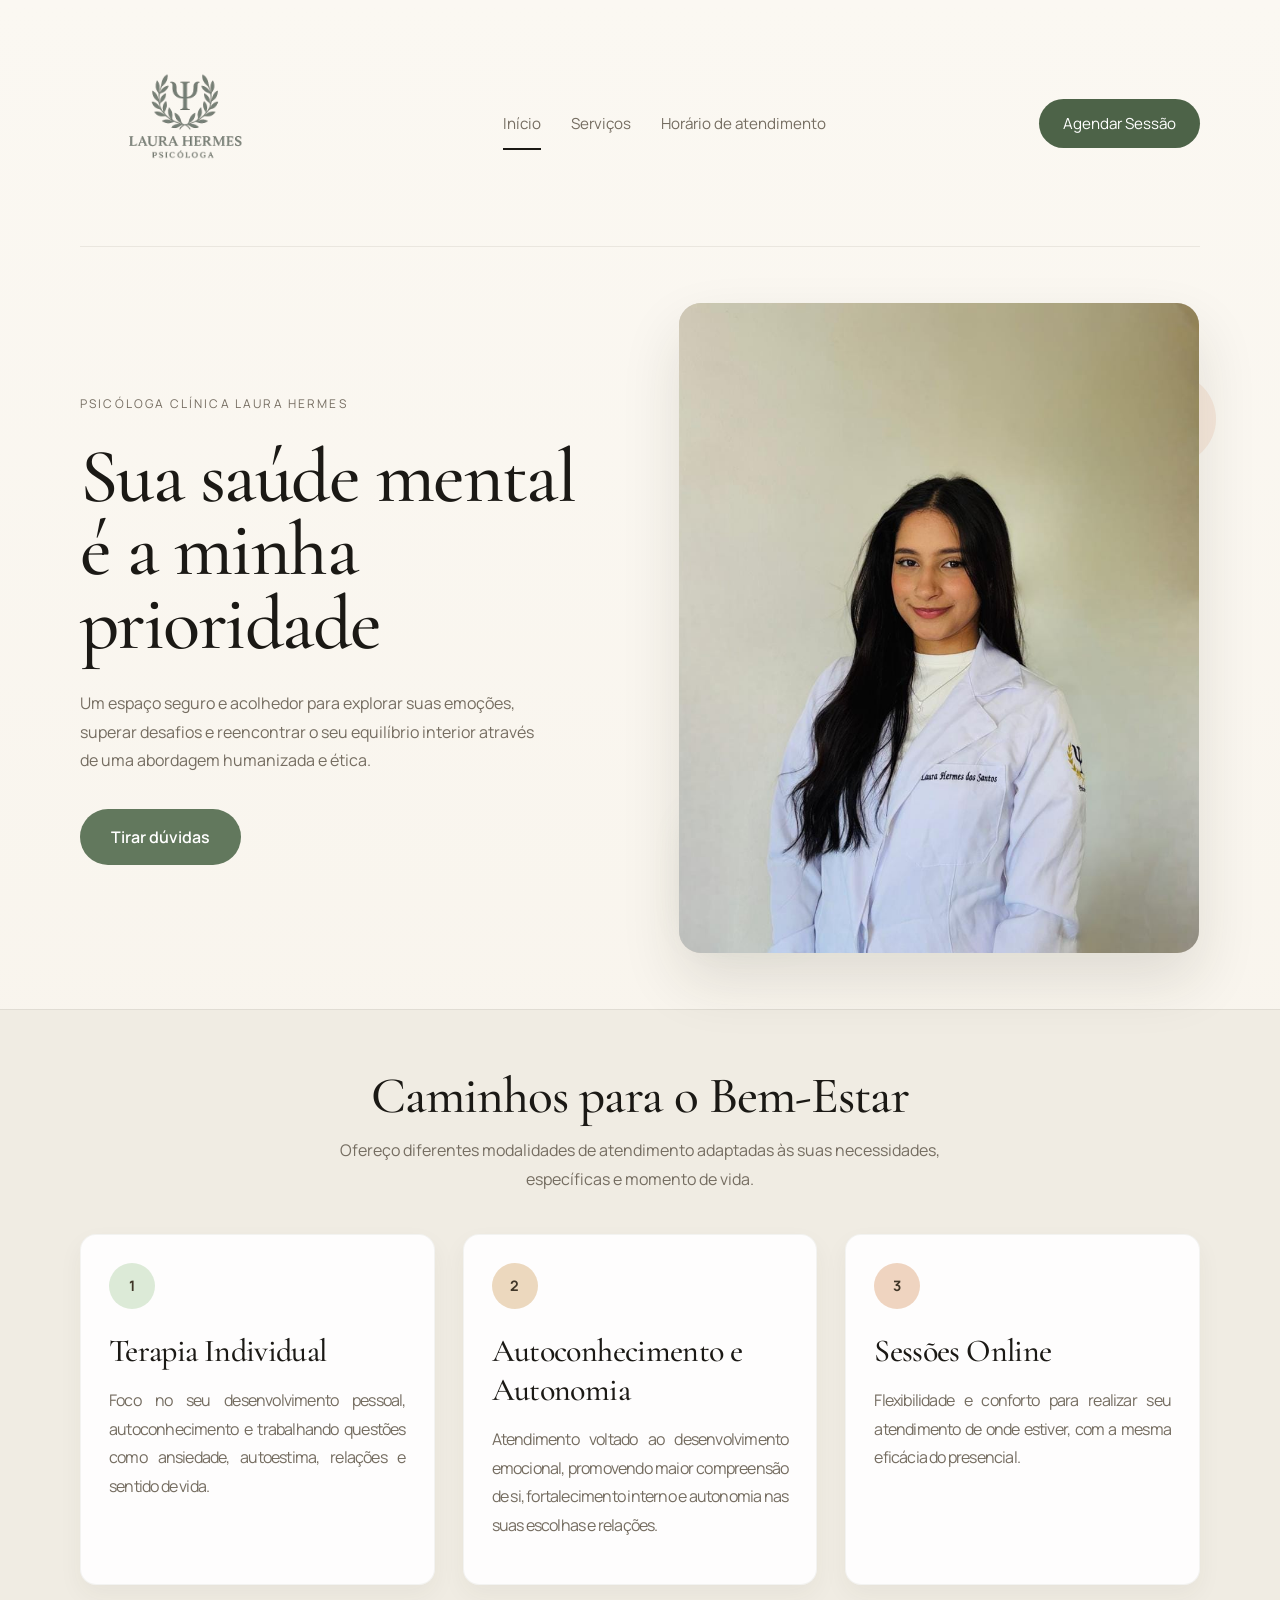
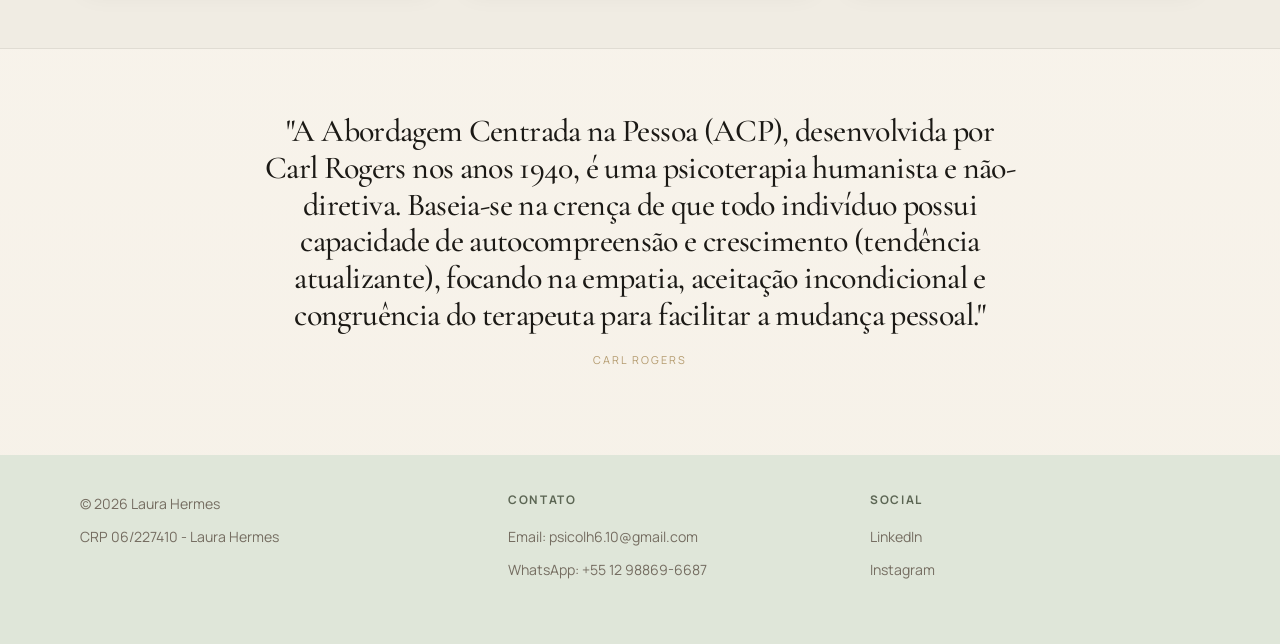
<file: index.html>
﻿<!DOCTYPE html>
<html lang="pt-BR">
<head>
    <meta charset="UTF-8">
    <meta name="viewport" content="width=device-width, initial-scale=1.0">
    <title>Laura Hermes | Psicóloga Clínica em São José dos Campos</title>
    <link rel="preconnect" href="https://fonts.googleapis.com">
    <link rel="preconnect" href="https://fonts.gstatic.com" crossorigin>
    <link href="https://fonts.googleapis.com/css2?family=Cormorant+Garamond:wght@400;500;600&family=Manrope:wght@400;500;600;700&display=swap" rel="stylesheet">
    <link rel="stylesheet" href="./style.css">
    <meta name="description" content="Atendimento psicológico especializado com a psicóloga Laura Hermes. Agende sua sessão e cuide da sua saúde mental.">
</head>
<body>
    <header class="topbar">
        <div class="brand"><img src="assets/changeQuality.png.avif" alt="Logo Laura Hermes Psicologia" width="140" height="140"></div>
        <nav class="nav">
            <a class="active" href="#inicio">Início</a>
            <!-- <a href="#sobre">Sobre</a> -->
            <a href="#servicos">Serviços</a>
            <a href="#" data-open-hours>Horário de atendimento</a>
        </nav>
        <a class="nav-cta" href="https://wa.me/5512988696687?text=Olá,%20quero%20agendar%20uma%20sessão!">Agendar Sessão</a>
    </header>
    <main>
        <section class="hero section" id="inicio">
            <div class="hero-copy">
                <span class="eyebrow">Psicóloga Clínica Laura Hermes</span>
                <h1>Sua saúde mental é a minha prioridade</h1>
                <p>Um espaço seguro e acolhedor para explorar suas emoções, superar desafios e reencontrar o seu equilíbrio interior através de uma abordagem humanizada e ética.</p>
                <div class="hero-actions">
                    <a class="btn btn-primary" href="https://wa.me/5512988696687?text=Olá,%20tenho%20algumas%20dúvidas,%20pode%20me%20ajudar?" target="_blank">Tirar dúvidas</a>
                </div>
            </div>
            <div class="hero-visual" id="sobre">
                <div class="shape shape-peach"></div>
                <div class="shape shape-green"></div>
                <div class="portrait-card">
                    <img src="assets/photo.perfil4.jpeg" alt="Psicológa Laura Hermes" width="362" height="421" fetchpriority="high">
                </div>
            </div>
        </section>
        <section class="services section section-muted" id="servicos">
            <div class="section-heading center">
                <h2>Caminhos para o Bem-Estar</h2>
                <p>Ofereço diferentes modalidades de atendimento adaptadas às suas necessidades, específicas e momento de vida.</p>
            </div>
            <div class="cards">
                <article class="service-card">
                    <div class="icon mint">1</div>
                    <h3>Terapia Individual</h3>
                    <p>Foco no seu desenvolvimento pessoal, autoconhecimento e trabalhando questões como ansiedade, autoestima, relações e sentido de vida.</p>
                </article>
                <article class="service-card">
                    <div class="icon sand">2</div>
                    <h3>Autoconhecimento e Autonomia</h3>
                    <p>Atendimento voltado ao desenvolvimento emocional, promovendo maior compreensão de si, fortalecimento interno e autonomia nas suas escolhas e relações.</p>
                </article>
                <article class="service-card">
                    <div class="icon peach">3</div>
                    <h3>Sessões Online</h3>
                    <p> Flexibilidade e conforto para realizar seu atendimento de onde estiver, com a mesma eficácia do presencial.</p>
                </article>
            </div>
        </section>
        <section class="quote section">
            <div class="quote-mark"></div>
            <blockquote>
                "A Abordagem Centrada na Pessoa (ACP), desenvolvida por Carl Rogers nos anos 1940, é uma psicoterapia humanista e não-diretiva. Baseia-se na crença de que todo indivíduo possui capacidade de autocompreensão e crescimento (tendência atualizante), focando na empatia, aceitação incondicional e congruência do terapeuta para facilitar a mudança pessoal."
            </blockquote>
            <cite>Carl Rogers</cite>
        </section>
        <!-- <section class="sanctuary section" id="agenda">
            <div class="section-heading split">
                <div>
                    <h2>Local de atendimento</h2>
                    <p>Um refúgio projetado para o seu acolhimento e paz interior.</p>
                </div>
                <span class="heading-line"></span>
            </div>
            <div class="gallery">
                <figure class="gallery-card">
                    <img src="https://images.unsplash.com/photo-1513694203232-719a280e022f?auto=format&fit=crop&w=700&q=80" alt="Poltrona e manta em ambiente de atendimento acolhedor" width="282" height="360">
                </figure>
                <figure class="gallery-card">
                    <img src="https://images.unsplash.com/photo-1505693416388-ac5ce068fe85?auto=format&fit=crop&w=900&q=80" alt="Sala bem iluminada com decoracao suave" width="282" height="360">
                </figure>
                <figure class="gallery-card">
                    <img src="https://images.unsplash.com/photo-1484154218962-a197022b5858?auto=format&fit=crop&w=700&q=80" alt="Espaco interno claro com tons neutros e plantas" width="282" height="423">
                </figure>
                <figure class="gallery-card">
                    <img src="https://images.unsplash.com/photo-1505693416388-ac5ce068fe85?auto=format&fit=crop&w=700&q=80" alt="Detalhes de mobiliario confortavel para atendimento" width="282" height="280">
                </figure>
                <figure class="gallery-card">
                    <img src="https://images.unsplash.com/photo-1494526585095-c41746248156?auto=format&fit=crop&w=700&q=80" alt="Sala organizada com iluminacao acolhedora" width="282" height="280">
                </figure>
                <figure class="gallery-card">
                    <img src="https://images.unsplash.com/photo-1505693416388-ac5ce068fe85?auto=format&fit=crop&w=700&q=80" alt="Ambiente calmo com foco em conforto e acolhimento" width="282" height="280">
                </figure>
            </div>
        </section> -->
    </main>
    <div class="hours-modal" data-hours-modal hidden>
        <div class="hours-modal__backdrop" data-close-hours></div>
        <div class="hours-modal__dialog" role="dialog" aria-modal="true" aria-labelledby="hours-modal-title">
            <button class="hours-modal__close" type="button" aria-label="Fechar mensagem" data-close-hours><img src="assets/close.png" alt="Fechar"></button>
            <p class="hours-modal__eyebrow">Horário de atendimento</p>
            <h3 class="hours-modal__title" id="hours-modal-title">Informação</h3>
            <p class="hours-modal__text">De segunda a sexta<br>- 09h00 às 18h00</p>
            <p class="hours-modal__text">Aos sábados<br>- 09h00 às 14h00</p>
        </div>
    </div>
    <footer class="footer">
        <div class="footer-intro">
            <p>&copy 2026 Laura Hermes</p>
            <p>CRP 06/227410 - Laura Hermes</p>
        </div>
        <div>
            <h4>Contato</h4>
            <a>Email: psicolh6.10@gmail.com</a>
            <a href="https://wa.me/5512988696687">WhatsApp: +55 12 98869-6687</a>
        </div>
        <div>
            <h4>Social</h4>
            <a href="https://www.linkedin.com/in/laura-hermes-9a8b151b1/">LinkedIn</a>
            <a href="https://www.instagram.com/psicolaurahermes/">Instagram</a>
        </div>
    </footer>
    <script src="./script.js"></script>
</body>
</html>
</file>
<file: style.css>
﻿:root {
    --bg: #f8f5ee;
    --bg-muted: #f0ece3;
    --surface: #fffdf9;
    --text: #1b1915;
    --muted: #756d61;
    --line: rgba(65, 57, 46, 0.09);
    --accent: #62785d;
    --accent-dark: #4d6348;
    --mint: #dcead7;
    --sand: #ecd8be;
    --peach: #efd4c0;
    --shadow: 0 28px 60px rgba(44, 38, 28, 0.12);
}

* {
    box-sizing: border-box;
}

html {
    scroll-behavior: smooth;
}

body {
    margin: 0;
    font-family: "Manrope", sans-serif;
    color: var(--text);
    background: linear-gradient(180deg, #fbf8f2 0%, #f6f1e8 100%);
}

img {
    display: block;
    width: 100%;
    height: 100%;
    object-fit: cover;
}

a {
    color: inherit;
    text-decoration: none;
}

.topbar,
.section {
    width: min(1120px, calc(100% - 48px));
    margin: 0 auto;
}

.topbar {
    display: flex;
    align-items: center;
    justify-content: space-between;
    gap: 24px;
    padding: 18px 0;
    border-bottom: 1px solid var(--line);
}

.brand {
    font-family: "Cormorant Garamond", serif;
    font-size: 1.9rem;
    font-style: italic;
}

.topbar .brand {
    display: flex;
    align-items: center;
    flex: 0 0 auto;
}

.topbar .brand img {
    width: clamp(140px, 18vw, 210px);
    height: auto;
    object-fit: contain;
}

.nav {
    display: flex;
    align-items: center;
    gap: 30px;
    color: var(--muted);
    font-size: 0.95rem;
}

.nav a {
    position: relative;
    padding: 6px 0;
}

.nav a::after {
    content: "";
    position: absolute;
    left: 0;
    right: 0;
    bottom: -10px;
    height: 2px;
    background: var(--text);
    opacity: 0;
    transform: scaleX(0.35);
    transform-origin: center;
    transition: opacity 0.2s ease, transform 0.2s ease;
}

.nav a.active::after {
    opacity: 1;
    transform: scaleX(1);
}

.nav:hover a.active::after {
    opacity: 0;
    transform: scaleX(0.35);
}

.nav a:hover::after,
.nav a:focus-visible::after {
    opacity: 1;
    transform: scaleX(1);
}

.nav-cta,
.btn {
    border-radius: 999px;
    transition: transform 0.2s ease, background-color 0.2s ease;
}

.nav-cta {
    padding: 14px 24px;
    background: var(--accent-dark);
    color: #fff;
    font-size: 0.95rem;
}

.nav-cta:hover,
.btn:hover {
    transform: translateY(-1px);
}

.section {
    padding: 56px 0;
}

.hero {
    display: grid;
    grid-template-columns: 1.02fr 0.98fr;
    gap: 56px;
    align-items: center;
    min-height: 760px;
}

.hero-copy {
    max-width: 540px;
}

.eyebrow {
    display: inline-block;
    margin-bottom: 28px;
    color: var(--muted);
    font-size: 0.75rem;
    letter-spacing: 0.18em;
    text-transform: uppercase;
}

h1,
h2,
h3,
blockquote {
    margin: 0;
    font-family: "Cormorant Garamond", serif;
    font-weight: 500;
    letter-spacing: -0.02em;
}

h1 {
    font-size: clamp(3.4rem, 6vw, 5.4rem);
    line-height: 0.96;
}

.hero-copy p,
.section-heading p,
.service-card p,
.footer p,
.footer a {
    color: var(--muted);
    line-height: 1.8;
}

.hero-copy p {
    max-width: 470px;
    margin: 28px 0 34px;
    font-size: 1rem;
}

.hero-actions {
    display: flex;
    flex-wrap: wrap;
    gap: 16px;
}

.btn {
    display: inline-flex;
    align-items: center;
    justify-content: center;
    min-height: 56px;
    padding: 0 30px;
    border: 1px solid transparent;
    font-weight: 600;
}

.btn-primary {
    background: var(--accent);
    color: #fff;
}

.btn-secondary {
    border-color: rgba(98, 120, 93, 0.35);
    color: #5e6b56;
    background: rgba(255, 255, 255, 0.45);
}

.hero-visual {
    position: relative;
    min-height: 620px;
    display: flex;
    align-items: center;
    justify-content: center; 
}

.hero-visual img {
    transform: scale(1.10);
}

.portrait-card {
    position: relative;
    z-index: 2;
    width: min(100%, 520px);
    aspect-ratio: 0.8;
    border-radius: 22px;
    overflow: hidden;
    box-shadow: var(--shadow);
    background: #d7d0c5;
}

.shape {
    position: absolute;
    border-radius: 24px;
    z-index: 1;
}

.shape-peach {
    top: 70px;
    right: -16px;
    width: 92px;
    height: 92px;
    border-radius: 50%;
    background: rgba(239, 212, 192, 0.45);
}

.shape-green {
    left: 10px;
    bottom: 36px;
    width: 120px;
    height: 120px;
    background: rgba(198, 223, 192, 0.7);
    box-shadow: 0 18px 36px rgba(123, 148, 116, 0.15);
}

.section-muted {
    width: 100%;
    background: var(--bg-muted);
    box-shadow: inset 0 1px 0 var(--line), inset 0 -1px 0 var(--line);
}

.section-muted .section-heading,
.section-muted .cards {
    width: min(1120px, calc(100% - 48px));
    margin-left: auto;
    margin-right: auto;
}

.section-heading.center {
    text-align: center;
    padding-top: 6px;
}

.section-heading h2 {
    font-size: clamp(2.6rem, 4vw, 4rem);
    line-height: 1;
}

.section-heading p {
    max-width: 640px;
    margin: 14px auto 0;
}

.cards {
    display: grid;
    grid-template-columns: repeat(3, minmax(0, 1fr));
    gap: 28px;
    padding-top: 40px;
    padding-bottom: 8px;
}

.service-card {
    padding: 28px;
    border-radius: 16px;
    background: rgba(255, 255, 255, 0.9);
    border: 1px solid rgba(79, 72, 58, 0.06);
    box-shadow: 0 10px 25px rgba(65, 54, 35, 0.05);
}

.icon {
    width: 46px;
    height: 46px;
    display: grid;
    place-items: center;
    border-radius: 50%;
    margin-bottom: 22px;
    font-size: 0.9rem;
    font-weight: 700;
    color: #403628;
}

.icon.mint {
    background: var(--mint);
}

.icon.sand {
    background: var(--sand);
}

.icon.peach {
    background: var(--peach);
}

.service-card h3 {
    font-size: 2rem;
    margin-bottom: 14px;
}

.service-card p {
    /* margin: 0 0 22px; */
    font-size: 0.95rem;
    text-align: justify;
    letter-spacing: -0.05em;
    font-size: 1rem;
}

.service-card a {
    font-size: 0.92rem;
    font-weight: 700;
}

.service-card a::after {
    content: "->";
    margin-left: 8px;
}

.quote {
    display: flex;
    flex-direction: column;
    align-items: center;
    justify-content: center;
    min-height: 350px;
    text-align: center;
}

.quote-mark {
    color: #b7cfb0;
    font-family: "Cormorant Garamond", serif;
    font-size: 4.2rem;
    line-height: 1;
}

blockquote {
    max-width: 760px;
    font-size: clamp(1.5rem, 2.5vw, 2.4rem);
    line-height: 1.15;
    margin-top: 8px;
}

cite {
    margin-top: 18px;
    font-style: normal;
    color: #b49b6f;
    text-transform: uppercase;
    letter-spacing: 0.18em;
    font-size: 0.68rem;
}

.sanctuary {
    border-top: 1px solid var(--line);
}

.section-heading.split {
    display: flex;
    align-items: center;
    justify-content: space-between;
    gap: 24px;
    margin-bottom: 34px;
}

.section-heading.split p {
    margin: 12px 0 0;
}

.heading-line {
    flex: 0 0 90px;
    height: 1px;
    background: rgba(98, 120, 93, 0.35);
}

.gallery {
    display: grid;
    grid-template-columns: repeat(3, 1fr);
    gap: 12px;
}

.gallery-card {
    overflow: hidden;
    border-radius: 10px;
    min-height: 280px;
    background: #ddd3c5;
    box-shadow: 0 10px 25px rgba(41, 35, 25, 0.06);
}

.gallery-card img {
    transition: transform 0.45s ease;
}

.gallery-card:hover img {
    transform: scale(1.03);
}

.gallery-card.tall,
.gallery-card.wide {
    min-height: 360px;
}

.hours-modal[hidden] {
    display: none;
}

.hours-modal {
    position: fixed;
    inset: 0;
    z-index: 1000;
    display: grid;
    place-items: center;
    padding: 24px;
}

.hours-modal__backdrop {
    position: absolute;
    inset: 0;
    background: rgba(27, 25, 21, 0.38);
    backdrop-filter: blur(3px);
}

.hours-modal__dialog {
    position: relative;
    z-index: 1;
    width: min(100%, 460px);
    padding: 32px 28px 28px;
    border-radius: 24px;
    background: rgba(255, 253, 249, 0.98);
    box-shadow: 0 24px 60px rgba(28, 22, 16, 0.18);
    border: 1px solid rgba(65, 57, 46, 0.08);
}

.hours-modal__close {
    position: absolute;
    top: 14px;
    right: 14px;
    width: 28px;
    height: 28px;
    border: 0;
    border-radius: 50%;
    background: #eef1e8;
    color: #2c3328;
    font-size: 1rem;
    line-height: 1;
    cursor: pointer;
}

.hours-modal__eyebrow {
    margin: 0 0 8px;
    color: var(--muted);
    font-size: 0.74rem;
    letter-spacing: 0.14em;
    text-transform: uppercase;
}

.hours-modal__title {
    margin: 0 0 12px;
    font-family: "Cormorant Garamond", serif;
    font-size: 2rem;
    font-weight: 600;
}

.hours-modal__text {
    margin: 0;
    color: #4f4a43;
    line-height: 1.7;
    font-size: 1rem;
}

.footer {
    margin-top: 32px;
    padding: 36px max(24px, calc((100% - 1120px) / 2)) 54px;
    background: #dfe6d9;
    display: grid;
    grid-template-columns: 1.2fr 1fr 1fr;
    gap: 32px;
}

.footer-intro {
    display: flex;
    flex-direction: column;
    align-items: flex-start;
}

.footer-brand {
    margin-bottom: 8px;
    font-size: 1rem;
    max-width: 120px;
}

.footer-brand img {
    width: 100%;
    height: auto;
    object-fit: contain;
}

.footer h4 {
    margin: 0 0 16px;
    text-transform: uppercase;
    letter-spacing: 0.14em;
    font-size: 0.74rem;
    color: #5c6654;
}

.footer p,
.footer a {
    display: block;
    margin: 0 0 8px;
    font-size: 0.88rem;
}

@media (max-width: 980px) {
    .topbar {
        flex-wrap: wrap;
        justify-content: center;
    }

    .hero {
        grid-template-columns: 1fr;
        min-height: auto;
        padding-top: 28px;
    }

    .hero-copy {
        max-width: none;
        text-align: center;
    }

    .hero-copy p {
        margin-left: auto;
        margin-right: auto;
    }

    .hero-actions {
        justify-content: center;
    }

    .cards,
    .gallery,
    .footer {
        grid-template-columns: 1fr;
    }

    .section-heading.split {
        flex-direction: column;
        align-items: flex-start;
    }
}

@media (max-width: 640px) {
    .topbar,
    .section {
        width: min(100% - 28px, 1120px);
    }

    .topbar .brand img {
        width: 190px;
    }

    .nav {
        flex-wrap: wrap;
        justify-content: center;
        gap: 18px;
    }

    h1 {
        font-size: 3.1rem;
    }

    .portrait-card {
        aspect-ratio: 0.86;
    }

    blockquote {
        font-size: 1.4rem;
    }

    .section-muted .section-heading,
    .section-muted .cards {
        width: min(100% - 28px, 1120px);
    }
}
</file>
